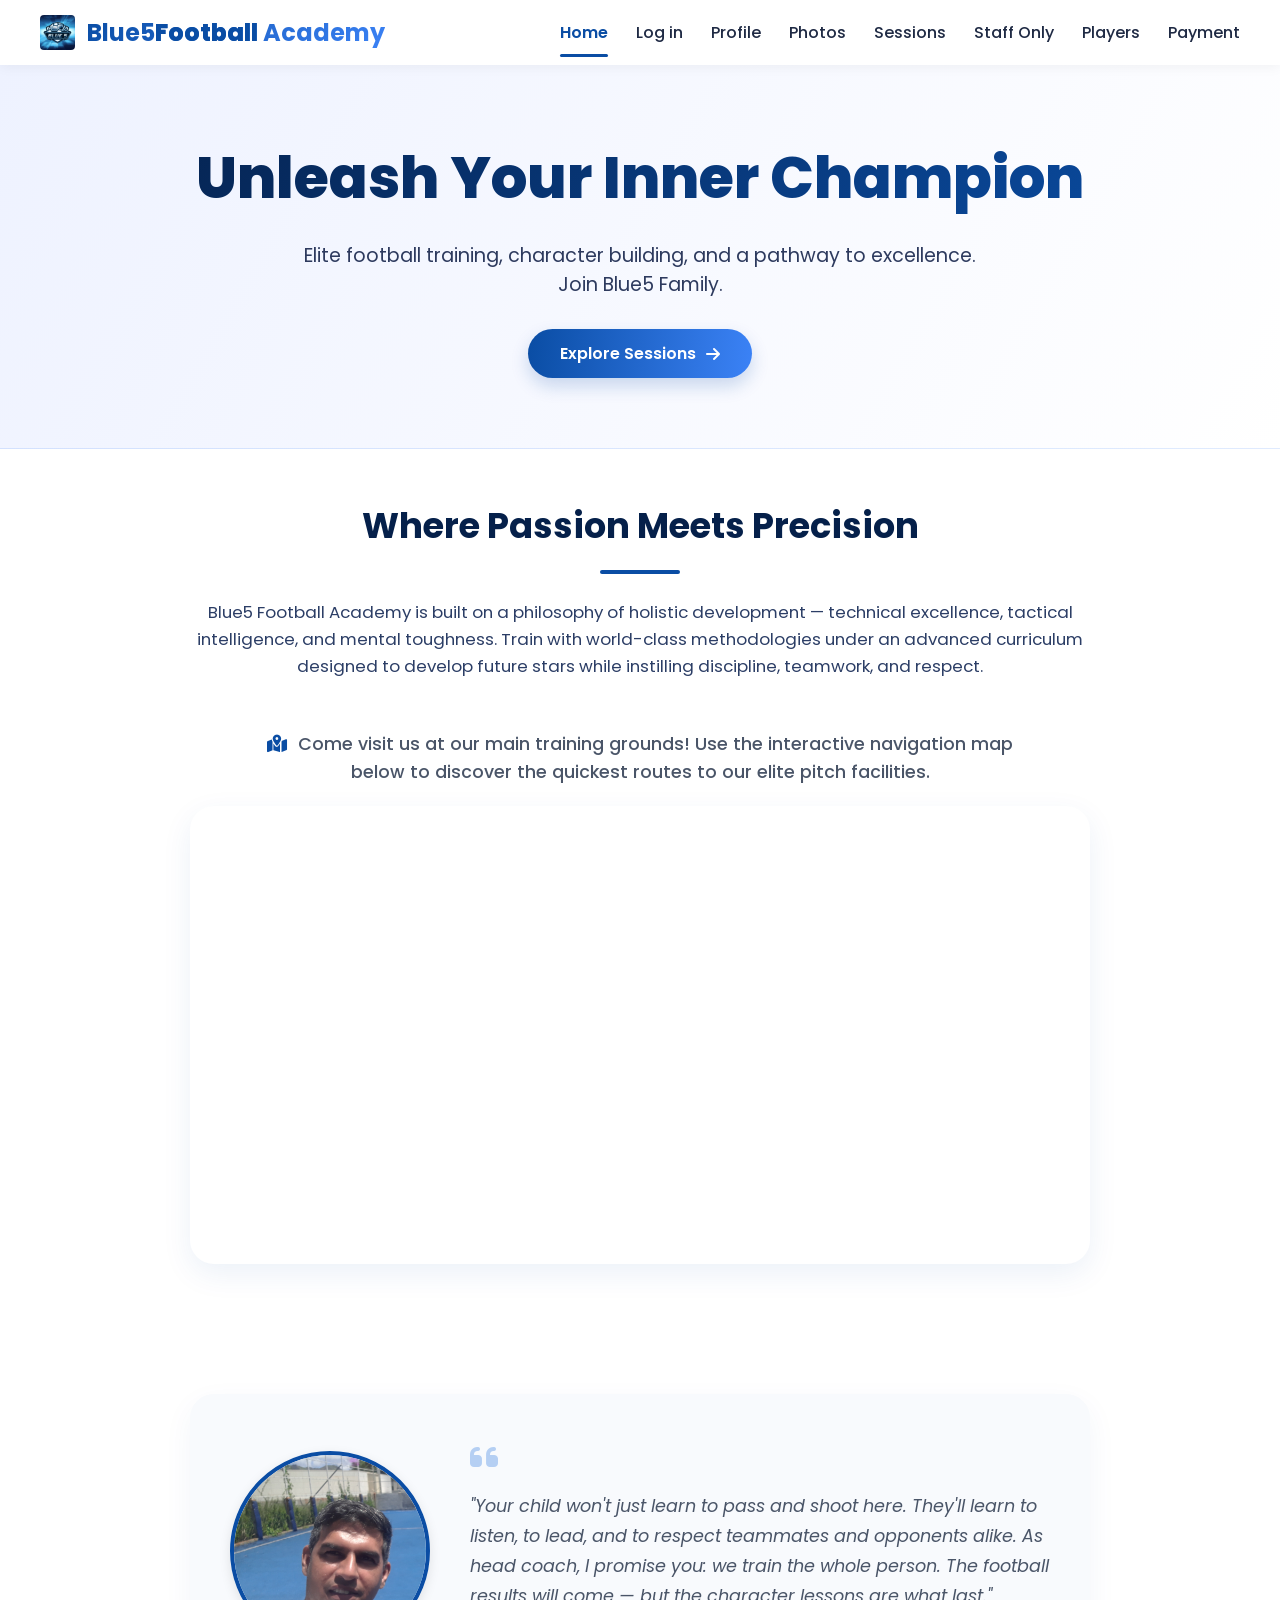
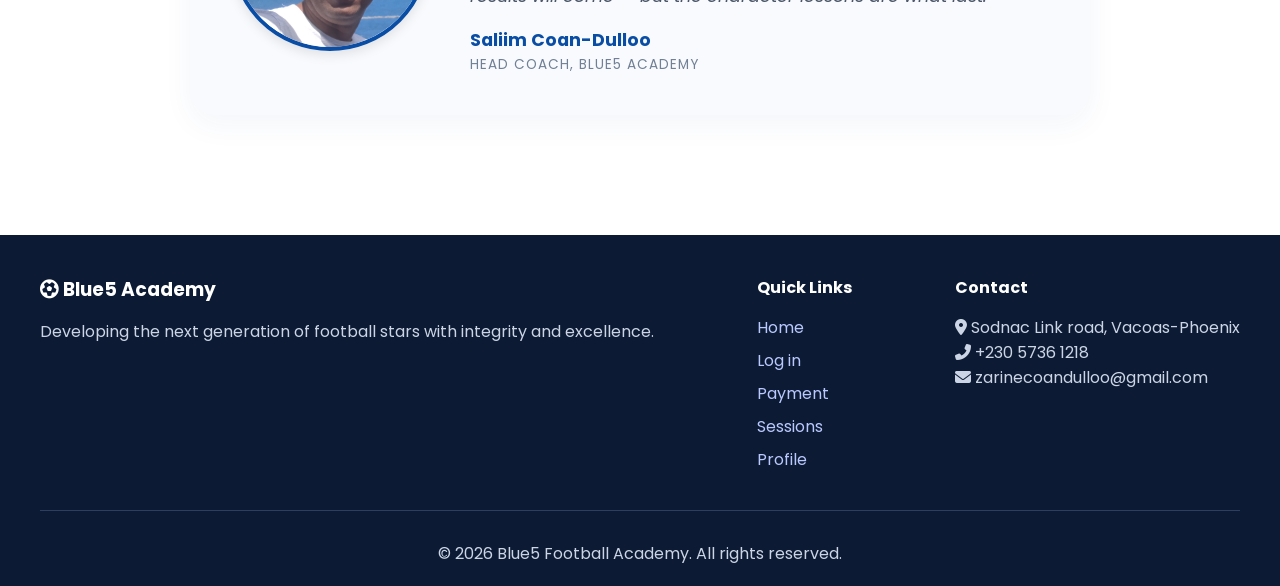
<file: index.html>
<!DOCTYPE html>
<html lang="en">
<head>
    <meta charset="UTF-8">
    <meta name="viewport" content="width=device-width, initial-scale=1.0">
    <title>Blue5 Football Academy | Home</title>
    <link rel="icon" href="data:image/svg+xml,<svg xmlns=%22http://www.w3.org/2000/svg%22 viewBox=%220 0 100 100%22><text y=%22.9em%22 font-size=%2280%22 fill=%22%230a4da4%22>⚽</text></svg>">
    <link rel="stylesheet" href="style.css">
    <link href="https://fonts.googleapis.com/css2?family=Poppins:wght@300;400;500;600;700;800&display=swap" rel="stylesheet">
    <link rel="stylesheet" href="https://cdnjs.cloudflare.com/ajax/libs/font-awesome/6.5.2/css/all.min.css">
    <style>
        /*Logo img*/
        .logo-area {
    display: flex;
    align-items: center;
    gap: 12px;
}

.logo-img {
    height: 35px;         /* Keeps it perfectly proportioned to the text height */
    width: auto;          /* Prevents any horizontal image stretching */
    object-fit: contain;  /* Safeguards image dimensions */
    border-radius: 4px;   /* Optional: adds a subtle roundness to sharp corners */
}
        /* Responsive Mobile Navigation Fixes matching layout configuration rules */
        .top-nav { 
            display: flex; 
            justify-content: space-between; 
            align-items: center; 
            padding: 15px 40px; 
            background: white; 
            box-shadow: 0 2px 12px rgba(0,0,0,0.05); 
            position: sticky; 
            top: 0; 
            z-index: 1000; 
        }
        .logo-link { text-decoration: none; }
        .main-nav ul { display: flex; gap: 28px; list-style: none; }
        .main-nav a { text-decoration: none; color: #1f2a44; font-weight: 500; }
        .main-nav a.active-nav { color: #0a4da4; font-weight: 600; }
        .mobile-menu-icon { display: none; cursor: pointer; font-size: 24px; color: #0a4da4; }

        /* Map Section and Text Styling */
        .map-intro-text {
            font-size: 1.1rem;
            color: #4a5568;
            margin: 30px auto 10px auto;
            max-width: 800px;
            line-height: 1.6;
            font-weight: 500;
        }
        .map-wrapper {
            width: 100%;
            max-width: 1000px;
            margin: 20px auto 0 auto;
            border-radius: 24px;
            overflow: hidden;
            box-shadow: 0 10px 30px rgba(10, 77, 164, 0.08);
            border: 4px solid white;
            background: white;
        }
        .map-frame {
            width: 100%;
            height: 450px;
            border: none;
            display: block;
        }

        /* Testimonial styles integrated smoothly for layout consistency */
        .testimonial-section {
            background-color: #ffffff;
            padding: 60px 20px;
            margin-top: 20px;
        }
        .testimonial-container {
            max-width: 900px;
            margin: 0 auto;
            background: #f8fafd;
            border-radius: 24px;
            padding: 40px;
            box-shadow: 0 10px 30px rgba(10, 77, 164, 0.05);
            display: flex;
            align-items: center;
            gap: 40px;
        }
        .testimonial-avatar-wrapper {
            flex-shrink: 0;
        }
        .testimonial-img {
            width: 200px;
            height: 200px;
            border-radius: 50%;
            object-fit: cover;
            border: 4px solid #0a4da4;
            box-shadow: 0 4px 12px rgba(0,0,0,0.1);
        }
        .testimonial-body {
            flex-grow: 1;
        }
        .quote-icon {
            font-size: 2rem;
            color: #1e6fdf;
            opacity: 0.3;
            margin-bottom: 10px;
        }
        .testimonial-text {
            font-size: 1.1rem;
            line-height: 1.7;
            color: #4a5568;
            font-style: italic;
            margin-bottom: 15px;
        }
        .testimonial-author {
            font-size: 1.1rem;
            font-weight: 700;
            color: #0a4da4;
        }
        .testimonial-role {
            font-size: 0.85rem;
            color: #718096;
            text-transform: uppercase;
            letter-spacing: 1px;
            margin-top: 2px;
        }

        /* Responsive Breakpoints matching sessions.html logic matrix */
        @media (max-width: 768px) {
            .top-nav { padding: 15px 20px; }
            .mobile-menu-icon { display: block; }
            
            .main-nav ul { 
                display: none; 
                flex-direction: column; 
                position: absolute; 
                top: 65px; 
                left: 0; 
                width: 100%; 
                background: white; 
                padding: 20px; 
                z-index: 100; 
                gap: 15px; 
                box-shadow: 0 4px 10px rgba(0,0,0,0.05); 
            }
            .main-nav ul.show-mobile { display: flex; }
            
            .map-frame { height: 300px; }

            .testimonial-container {
                flex-direction: column;
                text-align: center;
                padding: 30px 20px;
                gap: 20px;
            }
        }
    </style>
</head>
<body>
    <div class="site-wrapper">
        <div class="top-nav">
            <a href="index.html" class="logo-link">
                <div class="logo-area">
                    <img src="logo.jpg" alt="Blue5 Academy Logo" class="logo-img">
                    <span class="logo-text">Blue5<span class="accent">Football</span> Academy</span>
                </div>
            </a>
            <nav class="main-nav">
                <ul>
                    <li><a href="index.html" class="active-nav">Home</a></li>
                    <li><a href="login.html">Log in</a></li>
                    <li><a href="profile.html">Profile</a></li>
                    <li><a href="photos.html">Photos</a></li>
                    <li><a href="sessions.html">Sessions</a></li>
                    <li><a href="Coach.html">Staff Only</a></li>
                    <li><a href="players.html">Players</a></li>
                     <li><a href="pay_info.html">Payment</a></li>
                </ul>
            </nav>
            <div class="mobile-menu-icon" onclick="toggleMobileMenu()">
                <i class="fas fa-bars"></i>
            </div>
        </div>

        <section class="hero-section">
            <div class="hero-content">
                <h1 class="hero-title">Unleash Your Inner Champion</h1>
                <p class="hero-subtitle">Elite football training, character building, and a pathway to excellence. Join Blue5 Family.</p>
                <a href="sessions.html" class="btn-primary pulse-animation">Explore Sessions <i class="fas fa-arrow-right"></i></a>
            </div>
        </section>

        <div class="container academy-details">
            <div class="center-text animate-up">
                <h2 class="section-title">Where Passion Meets Precision</h2>
                <div class="title-underline"></div>
                <p class="academy-description">Blue5 Football Academy is built on a philosophy of holistic development — technical excellence, tactical intelligence, and mental toughness. Train with world-class methodologies under an advanced curriculum designed to develop future stars while instilling discipline, teamwork, and respect.</p>
                
                <p class="map-intro-text">
                    <i class="fas fa-map-marked-alt" style="color: #0a4da4; margin-right: 6px;"></i> 
                    Come visit us at our main training grounds! Use the interactive navigation map below to discover the quickest routes to our elite pitch facilities.
                </p>

                <div class="map-wrapper">
                    <iframe 
                        class="map-frame" 
                        src="https://maps.google.com/maps?q=Sodnac%20Link%20road,%20Vacoas-Phoenix&t=&z=15&ie=UTF8&iwloc=&output=embed" 
                        allowfullscreen="" 
                        loading="lazy">
                    </iframe>
                </div>
            </div>
        </div>

        <section class="testimonial-section">
            <div class="testimonial-container">
                <div class="testimonial-avatar-wrapper">
                    <img src="saliim.jpg" alt="Saliim" class="testimonial-img">
                </div>
                <div class="testimonial-body">
                    <div class="quote-icon"><i class="fas fa-quote-left"></i></div>
                    <p class="testimonial-text">"Your child won't just learn to pass and shoot here. They'll learn to listen, to lead, and to respect teammates and opponents alike. As head coach, I promise you: we train the whole person. The football results will come — but the character lessons are what last."</p>
                    <div class="testimonial-author">Saliim Coan-Dulloo</div>
                    <div class="testimonial-role">Head Coach, Blue5 Academy</div>
                </div>
            </div>
        </section>

        <footer class="footer">
            <div class="footer-content">
                <div class="footer-col">
                    <h3><i class="fas fa-futbol"></i> Blue5 Academy</h3>
                    <p>Developing the next generation of football stars with integrity and excellence.</p>
                </div>
                <div class="footer-col">
                    <h4>Quick Links</h4>
                    <ul>
                        <li><a href="index.html">Home</a></li>
                        <li><a href="login.html">Log in</a></li>
                        <li><a href="pay_info.html">Payment</a></li>
                        <li><a href="sessions.html">Sessions</a></li>
                        <li><a href="profile.html">Profile</a></li>
                    </ul>
                </div>
                <div class="footer-col">
                    <h4>Contact</h4>
                    <p><i class="fas fa-map-marker-alt"></i> Sodnac Link road, Vacoas-Phoenix</p>
                    <p><i class="fas fa-phone-alt"></i> +230 5736 1218</p>
                    <p><i class="fas fa-envelope"></i> zarinecoandulloo@gmail.com</p>
                </div>
            </div>
            <div class="copyright">© 2026 Blue5 Football Academy. All rights reserved.</div>
        </footer>
    </div>

    <script>
        window.toggleMobileMenu = function() {
            const menu = document.querySelector('.main-nav ul');
            if (menu) menu.classList.toggle('show-mobile');
        };
    </script>
    <script src="script.js"></script>
</body>
</html>
</file>
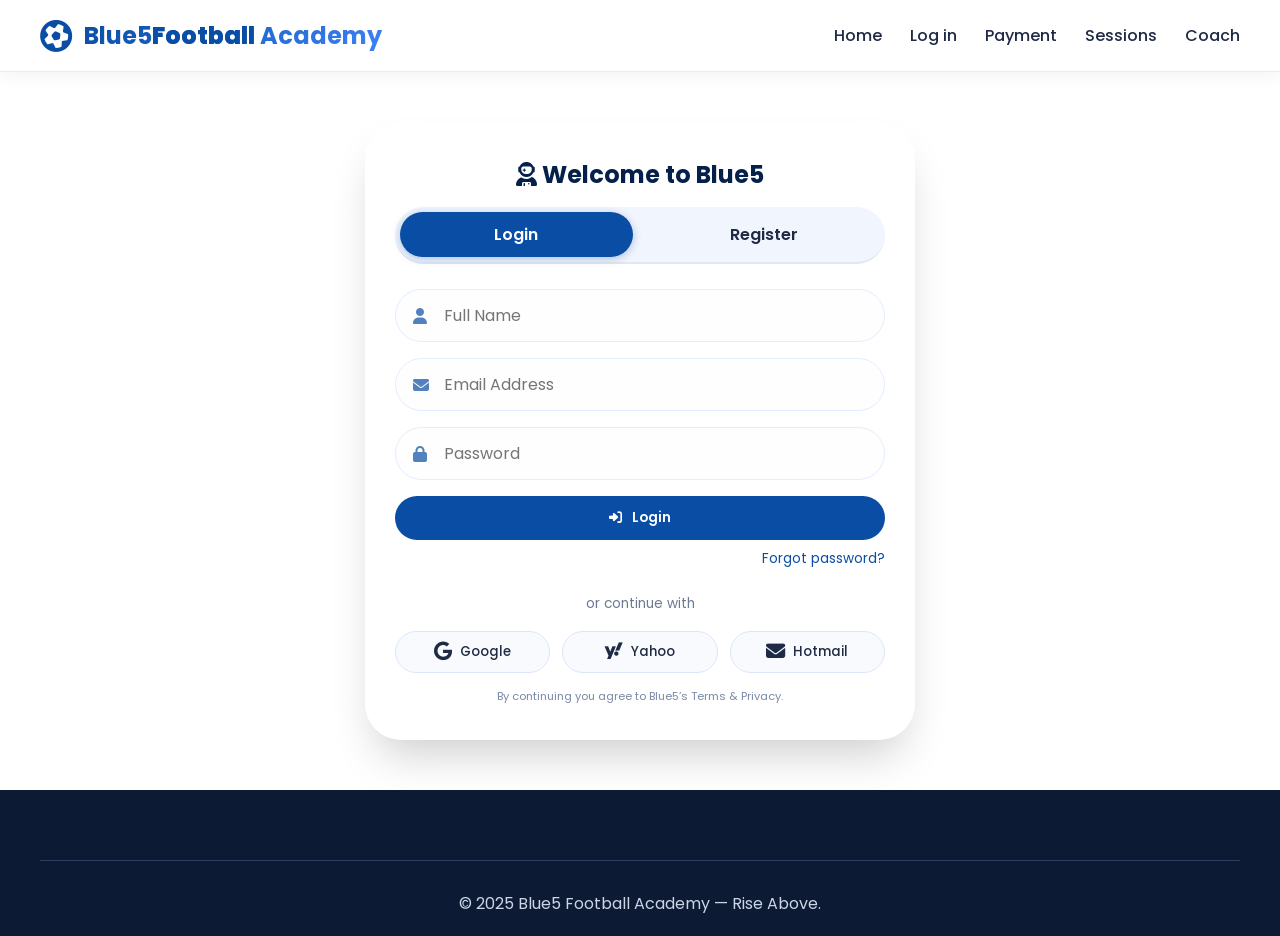
<file: login-display.html>
<!DOCTYPE html>
<html lang="en">
<head>
    <meta charset="UTF-8">
    <meta name="viewport" content="width=device-width, initial-scale=1.0">
    <title>Blue5 Academy | Sign In & Register</title>
    <link rel="stylesheet" href="style.css">
    <link href="https://fonts.googleapis.com/css2?family=Poppins:wght@300;400;500;600;700&display=swap" rel="stylesheet">
    <link rel="stylesheet" href="https://cdnjs.cloudflare.com/ajax/libs/font-awesome/6.5.2/css/all.min.css">
</head>
<body>
    <div class="site-wrapper">
        <!-- Top Navigation with Logo only -->
        <div class="top-nav login-nav">
            <a href="Home.html" class="logo-link">
                <div class="logo-area">
                    <i class="fas fa-futbol logo-icon"></i>
                    <span class="logo-text">Blue5<span class="accent">Football</span> Academy</span>
                </div>
            </a>
            <div class="nav-placeholder"></div>
            <nav class="main-nav">
                <ul>
                    <li><a href="index.html">Home</a></li>
                    <li><a href="login.html">Log in</a></li>
                    <li><a href="Payment.html">Payment</a></li>
                    <li><a href="sessions.html">Sessions</a></li>
                    <li><a href="Coach.html">Coach</a></li>
                </ul>
            </nav>
            <div class="mobile-menu-icon" onclick="toggleMobileMenu()">
                <i class="fas fa-bars"></i>
            </div>
        </div>

        <!-- Centered Login / Register Container -->
        <div class="form-card login-register-card">
            <h2><i class="fas fa-user-astronaut"></i> Welcome to Blue5</h2>
            <div class="form-toggle">
                <span id="loginTab" class="active-toggle" onclick="login()">Login</span>
                <span id="registerTab" onclick="register()">Register</span>
            </div>

            <!-- Login Form (Name, Email, Password) -->
            <form id="LoginForm" action="#" method="post" style="display: block;">
                <div class="input-group">
                    <i class="fas fa-user input-icon"></i>
                    <input type="text" placeholder="Full Name" required>
                </div>
                <div class="input-group">
                    <i class="fas fa-envelope input-icon"></i>
                    <input type="email" placeholder="Email Address" required>
                </div>
                <div class="input-group">
                    <i class="fas fa-lock input-icon"></i>
                    <input type="password" placeholder="Password" required>
                </div>
                <button type="submit" class="btn-block" id="loginSubmit">
                    <i class="fas fa-sign-in-alt"></i> Login
                </button>
                <div class="forgot-password">
                    <a href="#">Forgot password?</a>
                </div>
            </form>

            <!-- Register Form (Full Name, Email, Password, Confirm) -->
            <form id="RegForm" action="#" method="post" style="display: none;">
                <div class="input-group">
                    <i class="fas fa-user input-icon"></i>
                    <input type="text" placeholder="Full Name" required>
                </div>
                <div class="input-group">
                    <i class="fas fa-envelope input-icon"></i>
                    <input type="email" placeholder="Email Address" required>
                </div>
                <div class="input-group">
                    <i class="fas fa-lock input-icon"></i>
                    <input type="password" placeholder="Create Password" required>
                </div>
                <div class="input-group">
                    <i class="fas fa-check-circle input-icon"></i>
                    <input type="password" placeholder="Confirm Password" required>
                </div>
                <button type="submit" class="btn-block" id="regSubmit">
                    <i class="fas fa-user-plus"></i> Create Account
                </button>
            </form>

            <!-- Social Login Divider & Buttons -->
            <div class="social-divider">
                <span>or continue with</span>
            </div>
            <div class="social-login-group">
                <button class="social-btn google-btn" id="googleLogin">
                    <i class="fab fa-google"></i> Google
                </button>
                <button class="social-btn yahoo-btn" id="yahooLogin">
                    <i class="fab fa-yahoo"></i> Yahoo
                </button>
                <button class="social-btn hotmail-btn" id="hotmailLogin">
                    <i class="fas fa-envelope"></i> Hotmail
                </button>
            </div>
            <p class="terms-note">By continuing you agree to Blue5’s Terms & Privacy.</p>
        </div>

        <footer class="footer login-footer">
            <div class="copyright">© 2025 Blue5 Football Academy — Rise Above.</div>
        </footer>
    </div>

    <script src="script.js"></script>
</body>
</html>
</file>
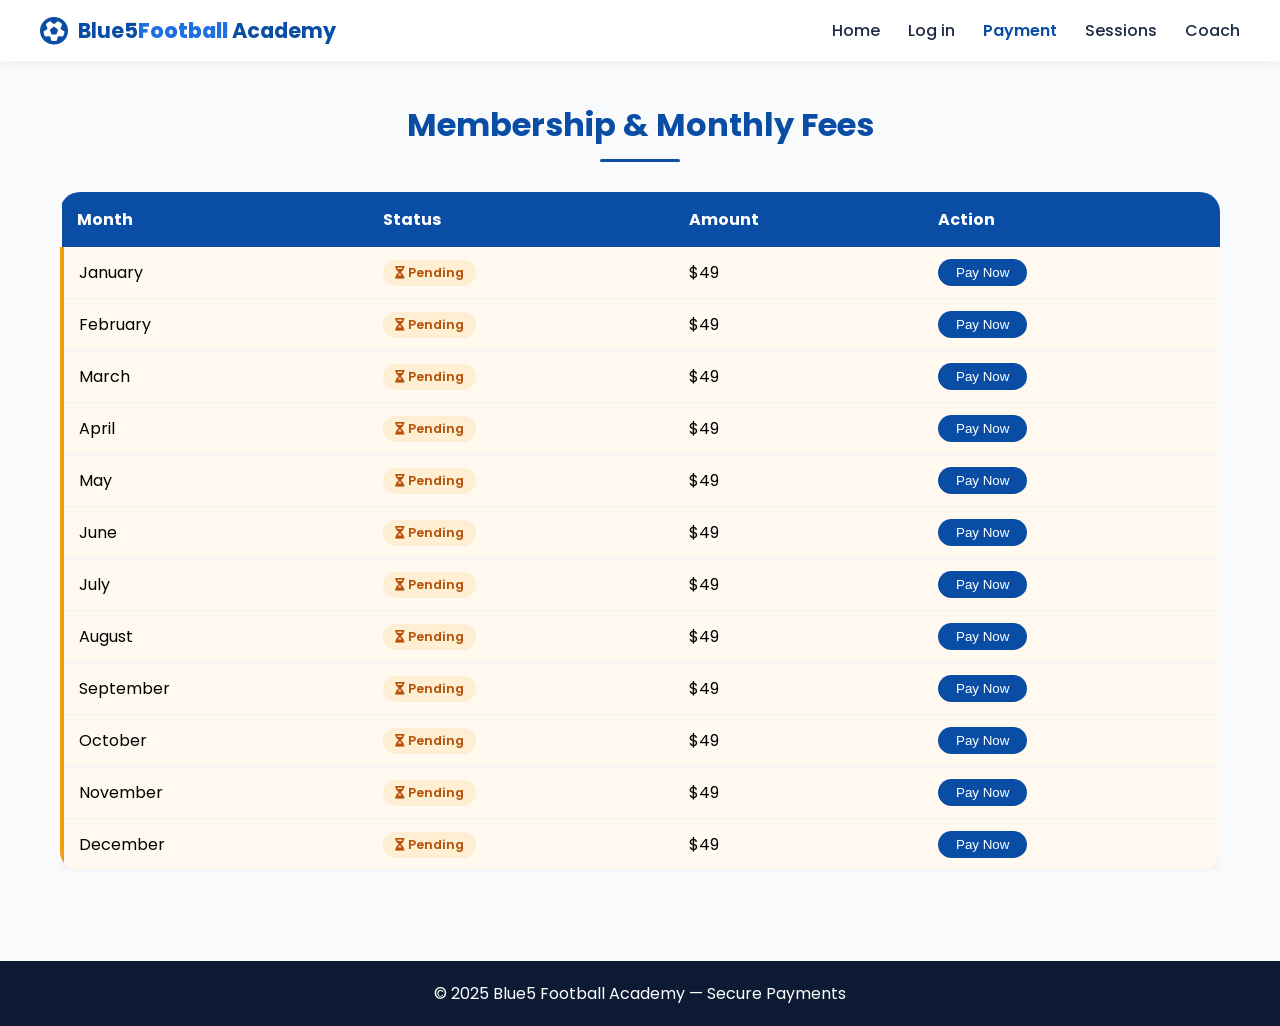
<file: Payment-display.html>
<!DOCTYPE html>
<html lang="en">
<head>
    <meta charset="UTF-8">
    <meta name="viewport" content="width=device-width, initial-scale=1.0">
    <title>Blue5 Academy | Payments</title>
    <link href="https://fonts.googleapis.com/css2?family=Poppins:wght@300;400;500;600;700&display=swap" rel="stylesheet">
    <link rel="stylesheet" href="https://cdnjs.cloudflare.com/ajax/libs/font-awesome/6.5.2/css/all.min.css">
    <style>
        * {
            margin: 0;
            padding: 0;
            box-sizing: border-box;
        }
        body {
            font-family: 'Poppins', sans-serif;
            background: #f8fafc;
        }
        .top-nav {
            display: flex;
            justify-content: space-between;
            align-items: center;
            padding: 15px 40px;
            background: white;
            box-shadow: 0 2px 12px rgba(0,0,0,0.05);
        }
        .logo-area {
            display: flex;
            align-items: center;
            gap: 10px;
        }
        .logo-icon {
            font-size: 28px;
            color: #0a4da4;
        }
        .logo-text {
            font-size: 1.3rem;
            font-weight: 700;
            color: #0a4da4;
        }
        .logo-text .accent {
            font-weight: 800;
            color: #1e6fdf;
        }
        .logo-link {
            text-decoration: none;
        }
        .main-nav ul {
            display: flex;
            gap: 28px;
            list-style: none;
        }
        .main-nav a {
            text-decoration: none;
            color: #1f2a44;
            font-weight: 500;
        }
        .main-nav a.active-nav {
            color: #0a4da4;
            font-weight: 600;
        }
        .mobile-menu-icon {
            display: none;
            font-size: 24px;
            cursor: pointer;
        }
        .container {
            max-width: 1200px;
            margin: 0 auto;
            padding: 40px 20px;
        }
        .section-title {
            font-size: 2rem;
            color: #0a4da4;
            text-align: center;
        }
        .title-underline {
            width: 80px;
            height: 3px;
            background: #0a4da4;
            margin: 10px auto 30px;
            border-radius: 3px;
        }
        .table-responsive {
            overflow-x: auto;
        }
        .month-table {
            width: 100%;
            border-collapse: collapse;
            background: white;
            border-radius: 20px;
            overflow: hidden;
            box-shadow: 0 5px 15px rgba(0,0,0,0.05);
        }
        .month-table th {
            background: #0a4da4;
            color: white;
            padding: 15px;
            text-align: left;
        }
        .month-table td {
            padding: 12px 15px;
            border-bottom: 1px solid #eef2ff;
        }
        .paid-row {
            background-color: #d1fae5;
            border-left: 4px solid #10b981;
        }
        .unpaid-row {
            background-color: #fff9ef;
            border-left: 4px solid #f59e0b;
        }
        .pay-btn-small {
            background: #0a4da4;
            color: white;
            border: none;
            padding: 6px 18px;
            border-radius: 30px;
            cursor: pointer;
            font-weight: 500;
            transition: 0.2s;
        }
        .pay-btn-small:hover {
            background: #1e6fdf;
            transform: scale(1.02);
        }
        .status-badge {
            display: inline-block;
            padding: 4px 12px;
            border-radius: 40px;
            font-size: 0.8rem;
            font-weight: 600;
        }
        .status-paid {
            background: #10b98120;
            color: #0a6e44;
        }
        .status-unpaid {
            background: #f59e0b20;
            color: #b45309;
        }
        /* Modal Styles */
        .modal {
            display: none;
            position: fixed;
            z-index: 9999;
            left: 0;
            top: 0;
            width: 100%;
            height: 100%;
            background-color: rgba(0,0,0,0.6);
            backdrop-filter: blur(3px);
            justify-content: center;
            align-items: center;
        }
        .modal-content {
            background: white;
            max-width: 480px;
            width: 90%;
            padding: 30px;
            border-radius: 36px;
            position: relative;
            animation: fadeIn 0.2s ease;
        }
        @keyframes fadeIn {
            from { opacity: 0; transform: scale(0.95); }
            to { opacity: 1; transform: scale(1); }
        }
        .close-modal {
            position: absolute;
            right: 20px;
            top: 15px;
            font-size: 28px;
            cursor: pointer;
            color: #888;
        }
        .close-modal:hover {
            color: #0a4da4;
        }
        .input-group {
            position: relative;
            margin-bottom: 18px;
        }
        .input-icon {
            position: absolute;
            left: 15px;
            top: 50%;
            transform: translateY(-50%);
            color: #0a4da4;
        }
        .input-group input {
            width: 100%;
            padding: 12px 15px 12px 45px;
            border-radius: 60px;
            border: 1px solid #ddd;
            font-size: 1rem;
        }
        .row-flex {
            display: flex;
            gap: 15px;
        }
        .half {
            flex: 1;
        }
        .payment-methods-icons {
            display: flex;
            flex-wrap: wrap;
            gap: 12px;
            margin: 15px 0 20px;
        }
        .payment-option {
            background: #f1f5fd;
            padding: 8px 18px;
            border-radius: 50px;
            display: flex;
            align-items: center;
            gap: 8px;
            cursor: pointer;
            border: 1px solid transparent;
        }
        .payment-option.active-method {
            border-color: #0a4da4;
            background: #e6edfc;
        }
        .btn-block {
            width: 100%;
            background: #0a4da4;
            color: white;
            border: none;
            padding: 12px;
            border-radius: 60px;
            font-weight: 600;
            cursor: pointer;
        }
        .footer {
            background: #0c1b33;
            color: white;
            text-align: center;
            padding: 20px;
            margin-top: 50px;
        }
        @media (max-width: 700px) {
            .top-nav { padding: 15px 20px; }
            .main-nav ul { display: none; }
            .mobile-menu-icon { display: block; }
            .row-flex { flex-direction: column; gap: 0; }
        }
    </style>
</head>
<body>
    <div class="top-nav">
        <a href="Home.html" class="logo-link">
            <div class="logo-area">
                <i class="fas fa-futbol logo-icon"></i>
                <span class="logo-text">Blue5<span class="accent">Football</span> Academy</span>
            </div>
        </a>
        <nav class="main-nav">
            <ul>
                <li><a href="index.html">Home</a></li>
                <li><a href="login.html">Log in</a></li>
                <li><a href="Payment.html" class="active-nav">Payment</a></li>
                <li><a href="sessions.html">Sessions</a></li>
                <li><a href="Coach.html">Coach</a></li>
            </ul>
        </nav>
        <div class="mobile-menu-icon" onclick="alert('Mobile menu would open')"><i class="fas fa-bars"></i></div>
    </div>

    <div class="container">
        <h2 class="section-title">Membership & Monthly Fees</h2>
        <div class="title-underline"></div>
        <div class="table-responsive">
            <table class="month-table" id="monthsTable">
                <thead><tr><th>Month</th><th>Status</th><th>Amount</th><th>Action</th></tr></thead>
                <tbody id="monthTableBody"></tbody>
            </table>
        </div>
    </div>

    <!-- PAYMENT MODAL -->
    <div id="paymentModal" class="modal">
        <div class="modal-content">
            <span class="close-modal">&times;</span>
            <h3><i class="fas fa-credit-card"></i> Complete Payment</h3>
            <p id="modalMonthName" style="margin: 10px 0; color:#0a4da4; font-weight:500;"></p>
            <div class="input-group">
                <i class="fas fa-user input-icon"></i>
                <input type="text" id="cardName" placeholder="Cardholder Name" required>
            </div>
            <div class="input-group">
                <i class="fas fa-credit-card input-icon"></i>
                <input type="text" id="cardNumber" placeholder="Card Number (16 digits)" maxlength="19" required>
            </div>
            <div class="row-flex">
                <div class="input-group half">
                    <i class="fas fa-calendar-alt input-icon"></i>
                    <input type="text" id="expiry" placeholder="MM/YY" required>
                </div>
                <div class="input-group half">
                    <i class="fas fa-lock input-icon"></i>
                    <input type="text" id="cvv" placeholder="CVV" maxlength="4" required>
                </div>
            </div>
            <label>Select Payment Method:</label>
            <div class="payment-methods-icons" id="paymentMethods">
                <div class="payment-option active-method" data-method="visa"><i class="fab fa-cc-visa"></i> Visa</div>
                <div class="payment-option" data-method="mastercard"><i class="fab fa-cc-mastercard"></i> Mastercard</div>
                <div class="payment-option" data-method="paypal"><i class="fab fa-paypal"></i> PayPal</div>
                <div class="payment-option" data-method="applepay"><i class="fab fa-apple-pay"></i> Apple Pay</div>
            </div>
            <input type="hidden" id="selectedMethod" value="visa">
            <button class="btn-block" id="confirmPaymentBtn">Pay Now</button>
        </div>
    </div>

    <footer class="footer">
        <div class="copyright">© 2025 Blue5 Football Academy — Secure Payments</div>
    </footer>

    <script>
        (function() {
            // ---------- Months & Storage ----------
            const months = ["January", "February", "March", "April", "May", "June", "July", "August", "September", "October", "November", "December"];
            const amount = 49;
            let paidMonths = JSON.parse(localStorage.getItem('blue5_paidMonths')) || [];

            function savePaidMonths() {
                localStorage.setItem('blue5_paidMonths', JSON.stringify(paidMonths));
            }

            // Render table
            function renderTable() {
                const tbody = document.getElementById('monthTableBody');
                if (!tbody) return;
                tbody.innerHTML = '';
                months.forEach(month => {
                    const isPaid = paidMonths.includes(month);
                    const row = document.createElement('tr');
                    row.className = isPaid ? 'paid-row' : 'unpaid-row';
                    row.innerHTML = `
                        <td>${month}</td>
                        <td>${isPaid ? '<span class="status-badge status-paid"><i class="fas fa-check-circle"></i> Paid</span>' : '<span class="status-badge status-unpaid"><i class="fas fa-hourglass-half"></i> Pending</span>'}</td>
                        <td>$${amount}</td>
                        <td>${isPaid ? '<i class="fas fa-check" style="color:#10b981;"></i> Completed' : `<button class="pay-btn-small" data-month="${month}">Pay Now</button>`}</td>
                    `;
                    tbody.appendChild(row);
                });
                // Attach click events to all Pay Now buttons
                document.querySelectorAll('.pay-btn-small').forEach(btn => {
                    btn.removeEventListener('click', payHandler);
                    btn.addEventListener('click', payHandler);
                });
            }

            // Handler for Pay Now clicks
            function payHandler(e) {
                const month = e.currentTarget.getAttribute('data-month');
                if (month) {
                    openModal(month);
                }
            }

            // ---------- Modal Logic ----------
            const modal = document.getElementById('paymentModal');
            const modalMonthName = document.getElementById('modalMonthName');
            const closeBtn = document.querySelector('.close-modal');
            const confirmBtn = document.getElementById('confirmPaymentBtn');
            let currentMonth = null;

            function openModal(month) {
                currentMonth = month;
                if (modalMonthName) modalMonthName.innerText = `Month: ${month} - $${amount}`;
                // Reset form fields
                document.getElementById('cardName').value = '';
                document.getElementById('cardNumber').value = '';
                document.getElementById('expiry').value = '';
                document.getElementById('cvv').value = '';
                // Reset payment method selection
                document.querySelectorAll('.payment-option').forEach(opt => opt.classList.remove('active-method'));
                const defaultMethod = document.querySelector('.payment-option[data-method="visa"]');
                if (defaultMethod) defaultMethod.classList.add('active-method');
                document.getElementById('selectedMethod').value = 'visa';
                // Show modal
                if (modal) modal.style.display = 'flex';
            }

            function closeModal() {
                if (modal) modal.style.display = 'none';
                currentMonth = null;
            }

            // Payment method selection
            const methodOptions = document.querySelectorAll('.payment-option');
            const methodInput = document.getElementById('selectedMethod');
            methodOptions.forEach(opt => {
                opt.addEventListener('click', () => {
                    methodOptions.forEach(o => o.classList.remove('active-method'));
                    opt.classList.add('active-method');
                    methodInput.value = opt.getAttribute('data-method');
                });
            });

            // Confirm payment
            if (confirmBtn) {
                confirmBtn.addEventListener('click', () => {
                    if (!currentMonth) return;
                    const cardName = document.getElementById('cardName').value.trim();
                    const cardNumber = document.getElementById('cardNumber').value.replace(/\s/g, '');
                    const expiry = document.getElementById('expiry').value.trim();
                    const cvv = document.getElementById('cvv').value.trim();

                    if (!cardName || !cardNumber || !expiry || !cvv) {
                        alert('Please fill all payment details.');
                        return;
                    }
                    if (!/^\d{13,19}$/.test(cardNumber)) {
                        alert('Please enter a valid card number (13-19 digits).');
                        return;
                    }
                    if (!/^\d{2}\/\d{2}$/.test(expiry)) {
                        alert('Expiry must be in MM/YY format (e.g., 12/28).');
                        return;
                    }
                    if (!/^\d{3,4}$/.test(cvv)) {
                        alert('CVV must be 3 or 4 digits.');
                        return;
                    }
                    if (paidMonths.includes(currentMonth)) {
                        alert('This month is already paid!');
                        closeModal();
                        return;
                    }
                    // Mark as paid
                    paidMonths.push(currentMonth);
                    savePaidMonths();
                    renderTable();
                    alert(`✅ Payment successful for ${currentMonth} via ${methodInput.value.toUpperCase()}. Thank you!`);
                    closeModal();
                });
            }

            // Close modal events
            if (closeBtn) closeBtn.addEventListener('click', closeModal);
            window.addEventListener('click', (e) => {
                if (e.target === modal) closeModal();
            });

            // Initial render
            renderTable();
        })();
    </script>
</body>
</html>
</file>
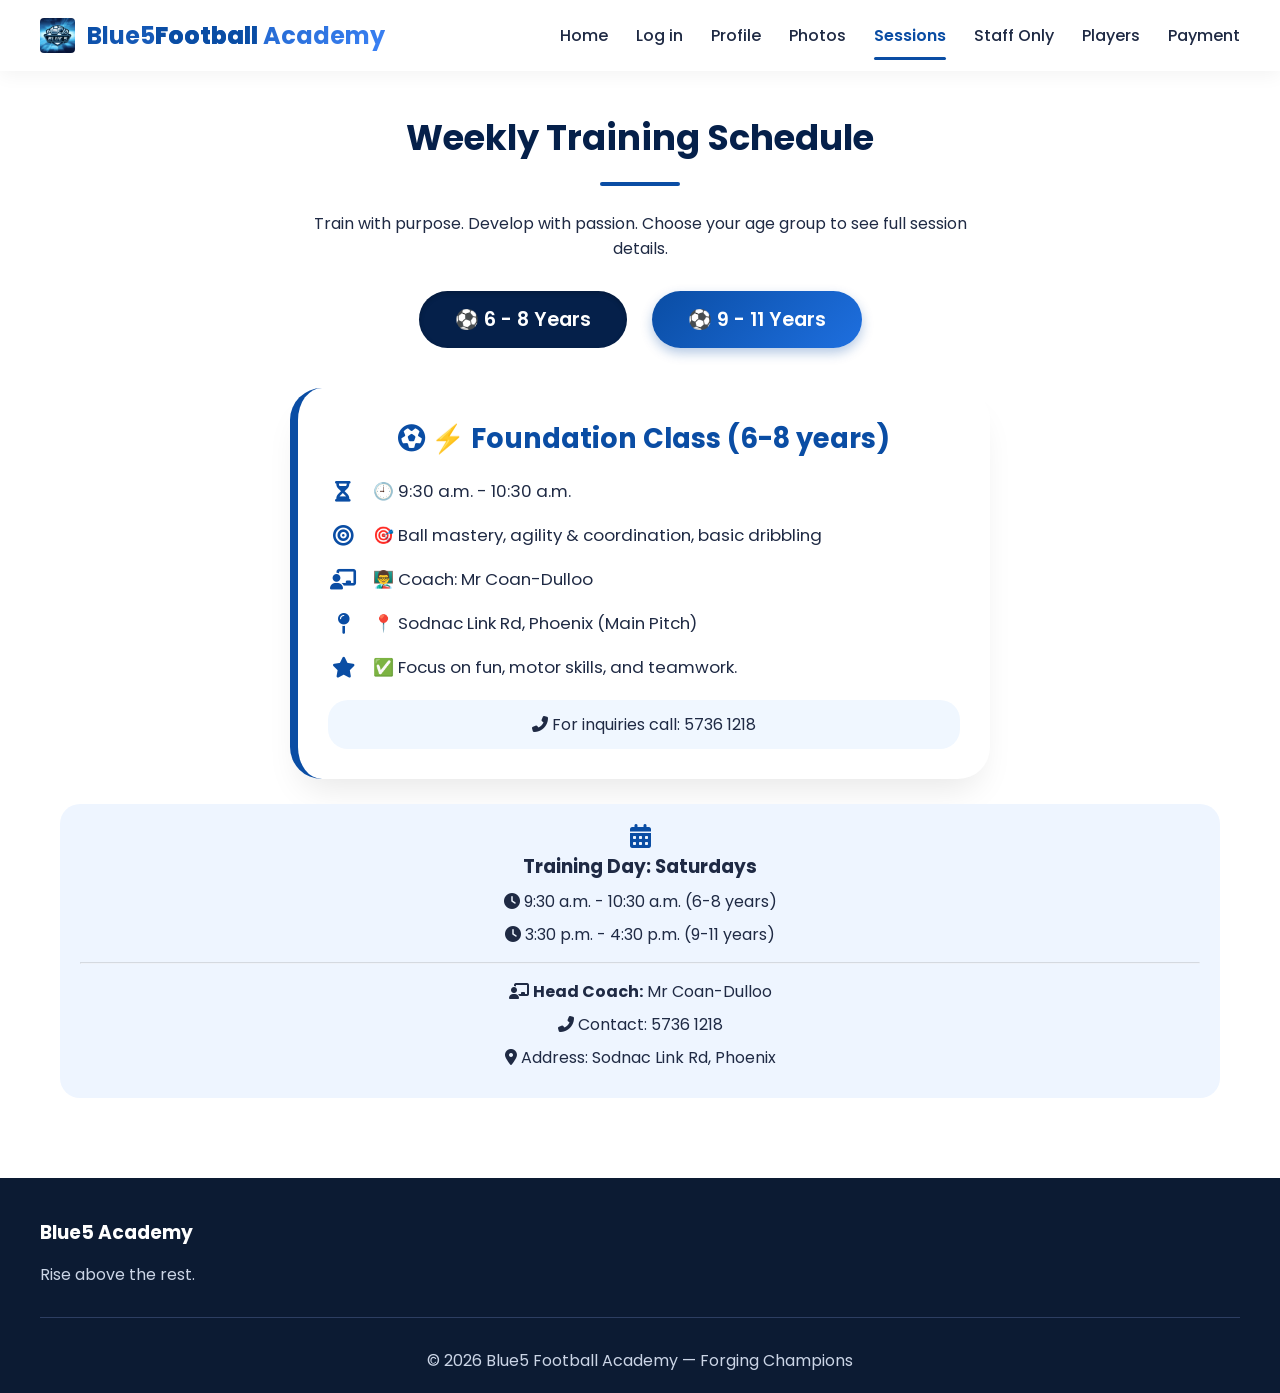
<file: sessions.html>
<!DOCTYPE html>
<html lang="en">
<head>
    <meta charset="UTF-8">
    <meta name="viewport" content="width=device-width, initial-scale=1.0">
    <title>Blue5 Academy | Training Sessions</title>
    <link rel="stylesheet" href="style.css">
    <link href="https://fonts.googleapis.com/css2?family=Poppins:wght@300;400;500;600;700&display=swap" rel="stylesheet">
    <link rel="stylesheet" href="https://cdnjs.cloudflare.com/ajax/libs/font-awesome/6.5.2/css/all.min.css">
    <style>
        /* Additional sessions-specific styles */
        .sessions-hero {
            text-align: center;
            padding: 40px 20px 20px;
        }
        .logo-area {
    display: flex;
    align-items: center;
    gap: 12px;
}

.logo-img {
    height: 35px;         /* Keeps it perfectly proportioned to the text height */
    width: auto;          /* Prevents any horizontal image stretching */
    object-fit: contain;  /* Safeguards image dimensions */
    border-radius: 4px;   /* Optional: adds a subtle roundness to sharp corners */
}
        .btn-group {
            display: flex;
            justify-content: center;
            gap: 25px;
            margin: 30px 0 40px;
            flex-wrap: wrap;
        }
        .age-btn {
            background: linear-gradient(135deg, #0a4da4, #1e6fdf);
            color: white;
            border: none;
            padding: 14px 36px;
            border-radius: 60px;
            font-size: 1.2rem;
            font-weight: 600;
            cursor: pointer;
            transition: transform 0.2s, box-shadow 0.2s;
            box-shadow: 0 5px 12px rgba(10,77,164,0.3);
        }
        .age-btn:hover {
            transform: translateY(-3px);
            box-shadow: 0 12px 20px rgba(10,77,164,0.4);
        }
        .age-btn.active-btn {
            background: #05204a;
            box-shadow: inset 0 2px 5px rgba(0,0,0,0.2);
        }
        .session-detail-card {
            background: white;
            border-radius: 32px;
            padding: 30px;
            max-width: 700px;
            margin: 20px auto;
            box-shadow: 0 20px 35px -12px rgba(0,0,0,0.1);
            border-left: 8px solid #0a4da4;
            transition: 0.2s;
        }
        .session-detail-card h3 {
            color: #0a4da4;
            margin-bottom: 15px;
            font-size: 1.7rem;
        }
        .detail-row {
            display: flex;
            align-items: center;
            gap: 15px;
            margin: 18px 0;
            font-size: 1.05rem;
        }
        .detail-row i {
            width: 30px;
            color: #0a4da4;
            font-size: 1.3rem;
        }
        .info-highlight {
            background: #eef5ff;
            border-radius: 20px;
            padding: 20px;
            margin-top: 25px;
            text-align: center;
        }
        .info-highlight p {
            margin: 8px 0;
        }
        @media (max-width: 650px) {
            .btn-group { gap: 15px; }
            .age-btn { padding: 10px 20px; font-size: 1rem; }
            .session-detail-card { padding: 20px; margin: 15px; }
        }
    </style>
</head>
<body>
    <div class="site-wrapper">
        <!-- Navbar (same as other pages) -->
        <div class="top-nav">
            <a href="Home.html" class="logo-link">
                <div class="logo-area">
<img src="logo.jpg" alt="Blue5 Academy Logo" class="logo-img">                    <span class="logo-text">Blue5<span class="accent">Football</span> Academy</span>
                </div>
            </a>
            <nav class="main-nav">
                <ul>
                     <li><a href="index.html" >Home</a></li>
                    <li><a href="login.html" >Log in</a></li>
                    <li><a href="profile.html">Profile</a></li>
                    <li><a href="photos.html"  >Photos</a></li>
                    <li><a href="sessions.html" class="active-nav">Sessions</a></li>
                    <li><a href="Coach.html" >Staff Only</a></li>
                    <li><a href="players.html">Players</a></li>
                     <li><a href="pay_info.html" >Payment</a></li>
                </ul>
            </nav>
            <div class="mobile-menu-icon" onclick="toggleMobileMenu()">
                <i class="fas fa-bars"></i>
            </div>
        </div>

        <!-- Sessions Content -->
        <div class="container sessions-hero">
            <h2 class="section-title">Weekly Training Schedule</h2>
            <div class="title-underline"></div>
            <p class="academy-intro" style="max-width: 700px; margin: 0 auto;">Train with purpose. Develop with passion. Choose your age group to see full session details.</p>

            <!-- Two buttons for age groups -->
            <div class="btn-group">
                <button class="age-btn" id="btnAge6_8">⚽ 6 - 8 Years</button>
                <button class="age-btn" id="btnAge9_11">⚽ 9 - 11 Years</button>
            </div>

            <!-- Dynamic session details will appear here -->
            <div id="sessionDisplay" class="session-detail-card" style="display: none;">
                <!-- Content injected via JS -->
            </div>

            <!-- Additional Academy Info (General) -->
            <div class="info-highlight">
                <i class="fas fa-calendar-alt" style="font-size: 24px; color:#0a4da4;"></i>
                <h3>Training Day: Saturdays</h3>
                <p><i class="fas fa-clock"></i> 9:30 a.m. - 10:30 a.m. (6-8 years)</p>
                <p><i class="fas fa-clock"></i> 3:30 p.m. - 4:30 p.m. (9-11 years)</p>
                <hr style="margin: 15px 0; opacity: 0.3;">
                <p><i class="fas fa-chalkboard-user"></i> <strong>Head Coach:</strong> Mr Coan-Dulloo</p>
                <p><i class="fas fa-phone-alt"></i> Contact: 5736 1218</p>
                <p><i class="fas fa-map-marker-alt"></i> Address: Sodnac Link Rd, Phoenix</p>
            </div>
        </div>

        <footer class="footer">
            <div class="footer-content">
                <div class="footer-col">
                    <h3>Blue5 Academy</h3>
                    <p>Rise above the rest.</p>
                </div>
            </div>
            <div class="copyright">© 2026 Blue5 Football Academy — Forging Champions</div>
        </footer>
    </div>

    <script>
        // Mobile menu toggle (if defined in script.js, we ensure it works)
        window.toggleMobileMenu = function() {
            const menu = document.querySelector('.main-nav ul');
            if (menu) menu.classList.toggle('show-mobile');
        };

        // Sessions data
        const sessionData = {
            age6_8: {
                title: "⚡ Foundation Class (6-8 years)",
                time: "🕘 9:30 a.m. - 10:30 a.m.",
                focus: "🎯 Ball mastery, agility & coordination, basic dribbling",
                coach: "👨‍🏫 Coach: Mr Coan-Dulloo",
                location: "📍 Sodnac Link Rd, Phoenix (Main Pitch)",
                notes: "✅ Focus on fun, motor skills, and teamwork."
            },
            age9_11: {
                title: "⚡ Development Squad (9-11 years)",
                time: "🕒 3:30 p.m. - 4:30 p.m.",
                focus: "🎯 Tactical awareness, passing patterns, game intelligence",
                coach: "👨‍🏫 Coach: Mr Coan-Dulloo",
                location: "📍 Sodnac Link Rd, Phoenix (Main Pitch)",
                notes: "✅ Match preparation & advanced techniques."
            }
        };

        const sessionDisplay = document.getElementById('sessionDisplay');
        const btn6 = document.getElementById('btnAge6_8');
        const btn9 = document.getElementById('btnAge9_11');

        function showSession(ageGroup) {
            const data = sessionData[ageGroup];
            if (!data) return;
            sessionDisplay.style.display = 'block';
            sessionDisplay.innerHTML = `
                <h3><i class="fas fa-futbol"></i> ${data.title}</h3>
                <div class="detail-row"><i class="fas fa-hourglass-half"></i> ${data.time}</div>
                <div class="detail-row"><i class="fas fa-bullseye"></i> ${data.focus}</div>
                <div class="detail-row"><i class="fas fa-chalkboard-user"></i> ${data.coach}</div>
                <div class="detail-row"><i class="fas fa-map-pin"></i> ${data.location}</div>
                <div class="detail-row"><i class="fas fa-star"></i> ${data.notes}</div>
                <div style="margin-top: 20px; background:#f0f7ff; border-radius: 20px; padding: 12px; text-align:center;">
                    <i class="fas fa-phone-alt"></i> For inquiries call: 5736 1218
                </div>
            `;
            // Update active button style
            btn6.classList.remove('active-btn');
            btn9.classList.remove('active-btn');
            if (ageGroup === 'age6_8') btn6.classList.add('active-btn');
            else btn9.classList.add('active-btn');
        }

        btn6.addEventListener('click', () => showSession('age6_8'));
        btn9.addEventListener('click', () => showSession('age9_11'));

        // Optionally show default (6-8) on page load
        showSession('age6_8');
    </script>
</body>
</html>
</file>
<file: style.css>
/* style.css - Blue5 Football Academy Theme */
* {
    margin: 0;
    padding: 0;
    box-sizing: border-box;
    font-family: 'Poppins', sans-serif;
}

:root {
    --primary-blue: #0a4da4;
    --secondary-blue: #1e6fdf;
    --accent-blue: #3b82f6;
    --light-blue-bg: #eef5ff;
    --dark-navy: #05204a;
    --pure-white: #ffffff;
    --soft-gray: #f8fafc;
    --paid-green: #d1fae5;
    --paid-border: #10b981;
    --unpaid-light: #fff5eb;
    --card-shadow: 0 20px 35px -10px rgba(0, 0, 0, 0.1);
    --transition-default: all 0.3s cubic-bezier(0.23, 1, 0.32, 1);
}

body {
    background-color: var(--soft-gray);
    color: #1f2a44;
    scroll-behavior: smooth;
}

.site-wrapper {
    max-width: 1400px;
    margin: 0 auto;
    background-color: white;
    box-shadow: 0 0 40px rgba(0,0,0,0.03);
}

/* Navbar styles */
.top-nav {
    display: flex;
    align-items: center;
    justify-content: space-between;
    padding: 18px 40px;
    background: var(--pure-white);
    box-shadow: 0 4px 18px rgba(0, 0, 0, 0.05);
    position: sticky;
    top: 0;
    z-index: 100;
}

.logo-area {
    display: flex;
    align-items: center;
    gap: 10px;
}

.logo-icon {
    font-size: 32px;
    color: var(--primary-blue);
    transform: rotate(-12deg);
    transition: transform 0.2s;
}

.logo-text {
    font-size: 1.5rem;
    font-weight: 700;
    background: linear-gradient(135deg, #0a4da4, #3b82f6);
    -webkit-background-clip: text;
    background-clip: text;
    color: transparent;
}

.logo-text .accent {
    font-weight: 800;
    color: var(--primary-blue);
    background: none;
    -webkit-background-clip: unset;
    background-clip: unset;
}

.main-nav ul {
    display: flex;
    gap: 28px;
    list-style: none;
}

.main-nav ul li a {
    text-decoration: none;
    font-weight: 500;
    color: #1f2a44;
    padding: 8px 0;
    transition: var(--transition-default);
    position: relative;
}

.main-nav ul li a:hover {
    color: var(--primary-blue);
}

.main-nav ul li a.active-nav {
    color: var(--primary-blue);
    font-weight: 600;
}

.main-nav ul li a.active-nav::after {
    content: '';
    position: absolute;
    bottom: -5px;
    left: 0;
    width: 100%;
    height: 3px;
    background: var(--primary-blue);
    border-radius: 3px;
    animation: slideIn 0.3s ease;
}

.mobile-menu-icon {
    display: none;
    font-size: 28px;
    cursor: pointer;
    color: var(--primary-blue);
}

@keyframes slideIn {
    from { width: 0; opacity: 0; }
    to { width: 100%; opacity: 1; }
}

/* Hero Section */
.hero-section {
    background: linear-gradient(120deg, #eef2ff 0%, #ffffff 100%);
    padding: 70px 40px;
    text-align: center;
    border-bottom: 1px solid rgba(59,130,246,0.15);
}

.hero-title {
    font-size: 3.6rem;
    font-weight: 800;
    background: linear-gradient(135deg, var(--dark-navy), var(--primary-blue));
    -webkit-background-clip: text;
    background-clip: text;
    color: transparent;
    margin-bottom: 20px;
    animation: fadeInUp 0.8s ease;
}

.hero-subtitle {
    font-size: 1.2rem;
    color: #2d3a5e;
    max-width: 680px;
    margin: 0 auto 30px;
    animation: fadeInUp 0.9s ease;
}

.btn-primary {
    background: linear-gradient(95deg, var(--primary-blue), var(--accent-blue));
    color: white;
    padding: 12px 32px;
    border-radius: 40px;
    text-decoration: none;
    font-weight: 600;
    display: inline-flex;
    align-items: center;
    gap: 10px;
    transition: transform 0.2s, box-shadow 0.2s;
    box-shadow: 0 8px 18px rgba(10,77,164,0.2);
    border: none;
    cursor: pointer;
}

.btn-primary:hover {
    transform: translateY(-3px);
    box-shadow: 0 15px 25px rgba(10,77,164,0.3);
}

.pulse-animation {
    animation: pulse 2s infinite;
}

@keyframes pulse {
    0% { box-shadow: 0 0 0 0 rgba(59,130,246,0.4); }
    70% { box-shadow: 0 0 0 10px rgba(59,130,246,0); }
    100% { box-shadow: 0 0 0 0 rgba(59,130,246,0); }
}

.container {
    max-width: 1200px;
    margin: 0 auto;
    padding: 50px 24px;
}

.academy-details {
    text-align: center;
}

.center-text {
    max-width: 900px;
    margin: 0 auto;
}

.section-title {
    font-size: 2.2rem;
    font-weight: 700;
    color: var(--dark-navy);
    margin-bottom: 18px;
}

.title-underline {
    width: 80px;
    height: 4px;
    background: var(--primary-blue);
    margin: 0 auto 25px;
    border-radius: 4px;
}
.logo-area {
    display: flex;
    align-items: center;
    gap: 12px;
}

.logo-img {
    height: 35px;         /* Keeps it perfectly proportioned to the text height */
    width: auto;          /* Prevents any horizontal image stretching */
    object-fit: contain;  /* Safeguards image dimensions */
    border-radius: 4px;   /* Optional: adds a subtle roundness to sharp corners */
}
.academy-description {
    font-size: 1.05rem;
    line-height: 1.6;
    color: #2c3e66;
    margin-bottom: 50px;
}

.stats-grid {
    display: flex;
    justify-content: center;
    gap: 40px;
    flex-wrap: wrap;
    margin: 30px 0 20px;
}

.stat-card {
    background: white;
    padding: 25px 30px;
    border-radius: 32px;
    width: 180px;
    transition: all 0.25s;
    box-shadow: 0 5px 12px rgba(0,0,0,0.05);
    border: 1px solid rgba(59,130,246,0.2);
}

.stat-card i {
    font-size: 42px;
    color: var(--primary-blue);
    margin-bottom: 12px;
}

.stat-card h3 {
    font-size: 1.8rem;
    font-weight: 700;
}

.stat-card:hover {
    transform: translateY(-8px);
    box-shadow: var(--card-shadow);
}

/* Form Pages styling (login, payment forms) */
.form-card {
    background: white;
    max-width: 480px;
    margin: 50px auto;
    border-radius: 32px;
    box-shadow: var(--card-shadow);
    padding: 40px 32px;
    transition: transform 0.2s;
}

.form-card h2 {
    color: var(--dark-navy);
    text-align: center;
    margin-bottom: 24px;
}

.input-group {
    margin-bottom: 20px;
}

.input-group input {
    width: 100%;
    padding: 14px 18px;
    border-radius: 60px;
    border: 1px solid #d1d9f0;
    font-size: 1rem;
    transition: all 0.2s;
}

.input-group input:focus {
    border-color: var(--primary-blue);
    outline: none;
    box-shadow: 0 0 0 3px rgba(10,77,164,0.2);
}

.btn-block {
    width: 100%;
    background: var(--primary-blue);
    color: white;
    padding: 12px;
    border-radius: 40px;
    font-weight: 600;
    border: none;
    cursor: pointer;
}

.form-toggle {
    display: flex;
    gap: 20px;
    justify-content: center;
    margin-bottom: 30px;
    border-bottom: 2px solid #e2e8f0;
    padding-bottom: 12px;
}

.form-toggle span {
    font-weight: 600;
    cursor: pointer;
    padding: 5px 20px;
    border-radius: 40px;
    transition: 0.2s;
}

.form-toggle .active-toggle {
    background: var(--primary-blue);
    color: white;
}

/* Payment Table */
.payment-section {
    padding: 30px 24px;
}

.month-table {
    width: 100%;
    border-collapse: collapse;
    margin: 30px 0;
    border-radius: 24px;
    overflow: hidden;
    box-shadow: 0 2px 12px rgba(0,0,0,0.06);
}

.month-table th {
    background: var(--primary-blue);
    color: white;
    padding: 14px;
    font-weight: 600;
}

.month-table td {
    padding: 14px;
    border-bottom: 1px solid #e2edff;
    font-weight: 500;
}

.paid-row {
    background-color: var(--paid-green);
    border-left: 4px solid var(--paid-border);
}

.unpaid-row {
    background-color: var(--unpaid-light);
}

.payment-interface {
    background: white;
    border-radius: 28px;
    padding: 28px;
    margin-top: 30px;
    box-shadow: var(--card-shadow);
    border: 1px solid rgba(0,0,0,0.05);
}

.payment-methods {
    display: flex;
    gap: 20px;
    flex-wrap: wrap;
    margin: 20px 0;
}

.pay-btn {
    background: #f1f5f9;
    border: none;
    padding: 12px 24px;
    border-radius: 44px;
    font-weight: 500;
    display: flex;
    align-items: center;
    gap: 12px;
    cursor: pointer;
    transition: 0.2s;
    font-size: 1rem;
}

.pay-btn i {
    font-size: 1.3rem;
}

.pay-btn:hover {
    background: var(--primary-blue);
    color: white;
    transform: scale(1.02);
}

/* Sessions cards */
.sessions-grid {
    display: flex;
    flex-wrap: wrap;
    gap: 32px;
    justify-content: center;
    margin: 40px 0;
}

.session-card {
    background: white;
    border-radius: 32px;
    flex: 1;
    min-width: 260px;
    padding: 28px;
    transition: 0.2s;
    border: 1px solid #e2f0ff;
}

.session-card:hover {
    transform: translateY(-6px);
    box-shadow: var(--card-shadow);
}

.session-icon {
    font-size: 48px;
    color: var(--primary-blue);
    margin-bottom: 18px;
}

.session-card h3 {
    font-size: 1.7rem;
    margin-bottom: 20px;
}

.session-list {
    list-style: none;
    text-align: left;
}

.session-list li {
    padding: 8px 0;
    border-bottom: 1px dashed #cbd5e1;
}

/* Coach page */
.coach-container {
    display: flex;
    flex-wrap: wrap;
    align-items: center;
    gap: 50px;
    padding: 50px 30px;
    max-width: 1100px;
    margin: 0 auto;
}

.coach-image {
    flex: 1;
    text-align: center;
}

.circle-frame {
    width: 280px;
    height: 280px;
    border-radius: 50%;
    object-fit: cover;
    border: 6px solid var(--primary-blue);
    box-shadow: 0 20px 30px rgba(0,0,0,0.15);
    transition: transform 0.4s;
}

.circle-frame:hover {
    transform: scale(1.02);
}

.coach-bio {
    flex: 1;
}

.coach-bio h2 {
    font-size: 2.2rem;
    color: var(--dark-navy);
}

.coach-title {
    color: var(--primary-blue);
    font-weight: 500;
    margin: 10px 0 20px;
}

/* Footer */
.footer {
    background: #0c1b33;
    color: #cbd5e6;
    padding: 40px 40px 20px;
    margin-top: 60px;
}

.footer-content {
    display: flex;
    flex-wrap: wrap;
    justify-content: space-between;
    gap: 30px;
    max-width: 1200px;
    margin: 0 auto;
}

.footer-col h3, .footer-col h4 {
    color: white;
    margin-bottom: 15px;
}

.footer-col a {
    color: #b9c8ff;
    text-decoration: none;
}

.footer-col ul {
    list-style: none;
}

.footer-col li {
    margin: 8px 0;
}

.copyright {
    text-align: center;
    padding-top: 30px;
    border-top: 1px solid #2d3e62;
    margin-top: 30px;
}

/* Animations */
@keyframes fadeInUp {
    from {
        opacity: 0;
        transform: translateY(20px);
    }
    to {
        opacity: 1;
        transform: translateY(0);
    }
}

.animate-up {
    animation: fadeInUp 0.7s ease-out;
}

/* Responsive */
@media (max-width: 900px) {
    .top-nav {
        padding: 15px 20px;
    }
    .main-nav ul {
        position: fixed;
        top: 75px;
        left: -100%;
        background: white;
        flex-direction: column;
        width: 70%;
        height: calc(100% - 75px);
        box-shadow: 4px 0 20px rgba(0,0,0,0.1);
        padding: 30px;
        transition: 0.3s;
        gap: 20px;
        z-index: 999;
    }
    .main-nav ul.show-mobile {
        left: 0;
    }
    .mobile-menu-icon {
        display: block;
    }
    .hero-title {
        font-size: 2.2rem;
    }
    .coach-container {
        flex-direction: column;
        text-align: center;
    }
    .circle-frame {
        width: 220px;
        height: 220px;
    }
}

@media (max-width: 600px) {
    .stats-grid {
        gap: 15px;
    }
    .stat-card {
        width: 140px;
        padding: 15px;
    }
    .payment-methods {
        justify-content: center;
    }
}
/* ========== LOGIN PAGE - COMPACT & NO ANIMATION ========== */
.login-nav {
    justify-content: space-between;
    border-bottom: 1px solid rgba(59,130,246,0.15);
}
.logo-link {
    text-decoration: none;
}
.nav-placeholder {
    width: 40px;
}
.login-register-card {
    max-width: 550px;
    width: 90%;
    margin: 50px auto;
    padding: 35px 30px;
    border-radius: 36px;
    background: white;
    box-shadow: 0 25px 45px -12px rgba(0, 0, 0, 0.2);
    text-align: center;
}
.login-register-card h2 {
    margin-bottom: 15px;
    color: var(--dark-navy);
}
.input-group {
    position: relative;
    width: 100%;
    margin-bottom: 16px;
    text-align: left;
}
.input-icon {
    position: absolute;
    left: 18px;
    top: 50%;
    transform: translateY(-50%);
    color: var(--primary-blue);
    font-size: 1rem;
    opacity: 0.7;
}
.input-group input {
    width: 100%;
    padding: 13px 18px 13px 48px;
    border-radius: 60px;
    border: 1px solid #e2edff;
    font-size: 1rem;
    background: #fefefe;
    transition: border 0.2s;
    box-sizing: border-box;
}
.input-group input:focus {
    border-color: var(--primary-blue);
    box-shadow: 0 0 0 3px rgba(10,77,164,0.15);
    outline: none;
}
.forgot-password {
    text-align: right;
    margin-top: 5px;
    width: 100%;
}
.forgot-password a {
    font-size: 0.85rem;
    color: var(--primary-blue);
    text-decoration: none;
}
.btn-block {
    width: 100%;
    padding: 12px;
    border-radius: 60px;
    font-weight: 600;
    background: var(--primary-blue);
    color: white;
    border: none;
    cursor: pointer;
    display: flex;
    align-items: center;
    justify-content: center;
    gap: 10px;
    transition: background 0.2s;
    margin-top: 5px;
}
.btn-block:hover {
    background: var(--secondary-blue);
}
.form-toggle {
    display: flex;
    gap: 15px;
    justify-content: center;
    margin-bottom: 25px;
    background: #f1f5fd;
    border-radius: 60px;
    padding: 5px;
    width: 100%;
}
.form-toggle span {
    flex: 1;
    text-align: center;
    padding: 10px 0;
    font-weight: 600;
    cursor: pointer;
    border-radius: 40px;
    transition: 0.2s;
}
.form-toggle .active-toggle {
    background: var(--primary-blue);
    color: white;
    box-shadow: 0 2px 8px rgba(10,77,164,0.3);
}
.social-divider {
    text-align: center;
    margin: 20px 0 16px;  /* Reduced margin */
    position: relative;
    width: 100%;
}
.social-divider span {
    background: white;
    padding: 0 15px;
    font-size: 0.85rem;
    color: #6c7a91;
}
.social-divider::before {
    content: '';
    position: absolute;
    top: 50%;
    left: 0;
    width: 100%;
    height: 1px;
    background: #e2edff;
    z-index: -1;
}
.social-login-group {
    display: flex;
    flex-wrap: wrap;
    gap: 12px;
    justify-content: center;
    margin: 12px 0 8px;
    width: 100%;
}
.social-btn {
    flex: 1;
    min-width: 100px;
    padding: 10px 8px;
    border-radius: 44px;
    border: none;
    font-weight: 500;
    display: flex;
    align-items: center;
    justify-content: center;
    gap: 8px;
    cursor: pointer;
    transition: background 0.2s;
    background: #f8fafd;
    border: 1px solid #dce7fc;
    color: #1f2a44;
}
.social-btn i {
    font-size: 1.2rem;
}
.google-btn:hover {
    background: #db4437;
    color: white;
    border-color: #db4437;
}
.yahoo-btn:hover {
    background: #6001d2;
    color: white;
    border-color: #6001d2;
}
.hotmail-btn:hover {
    background: #0072c6;
    color: white;
    border-color: #0072c6;
}
.terms-note {
    text-align: center;
    font-size: 0.7rem;
    margin-top: 15px;
    color: #7c8aa5;
    width: 100%;
}
.login-footer {
    margin-top: 40px;
    background: #0c1b33;
    text-align: center;
}
/* No transform animations on forms */
#LoginForm, #RegForm {
    transition: none;
}
@media (max-width: 600px) {
    .login-register-card {
        margin: 20px auto;
        padding: 25px 18px;
        width: 92%;
    }
    .social-login-group {
        flex-direction: column;
    }
}
</file>
